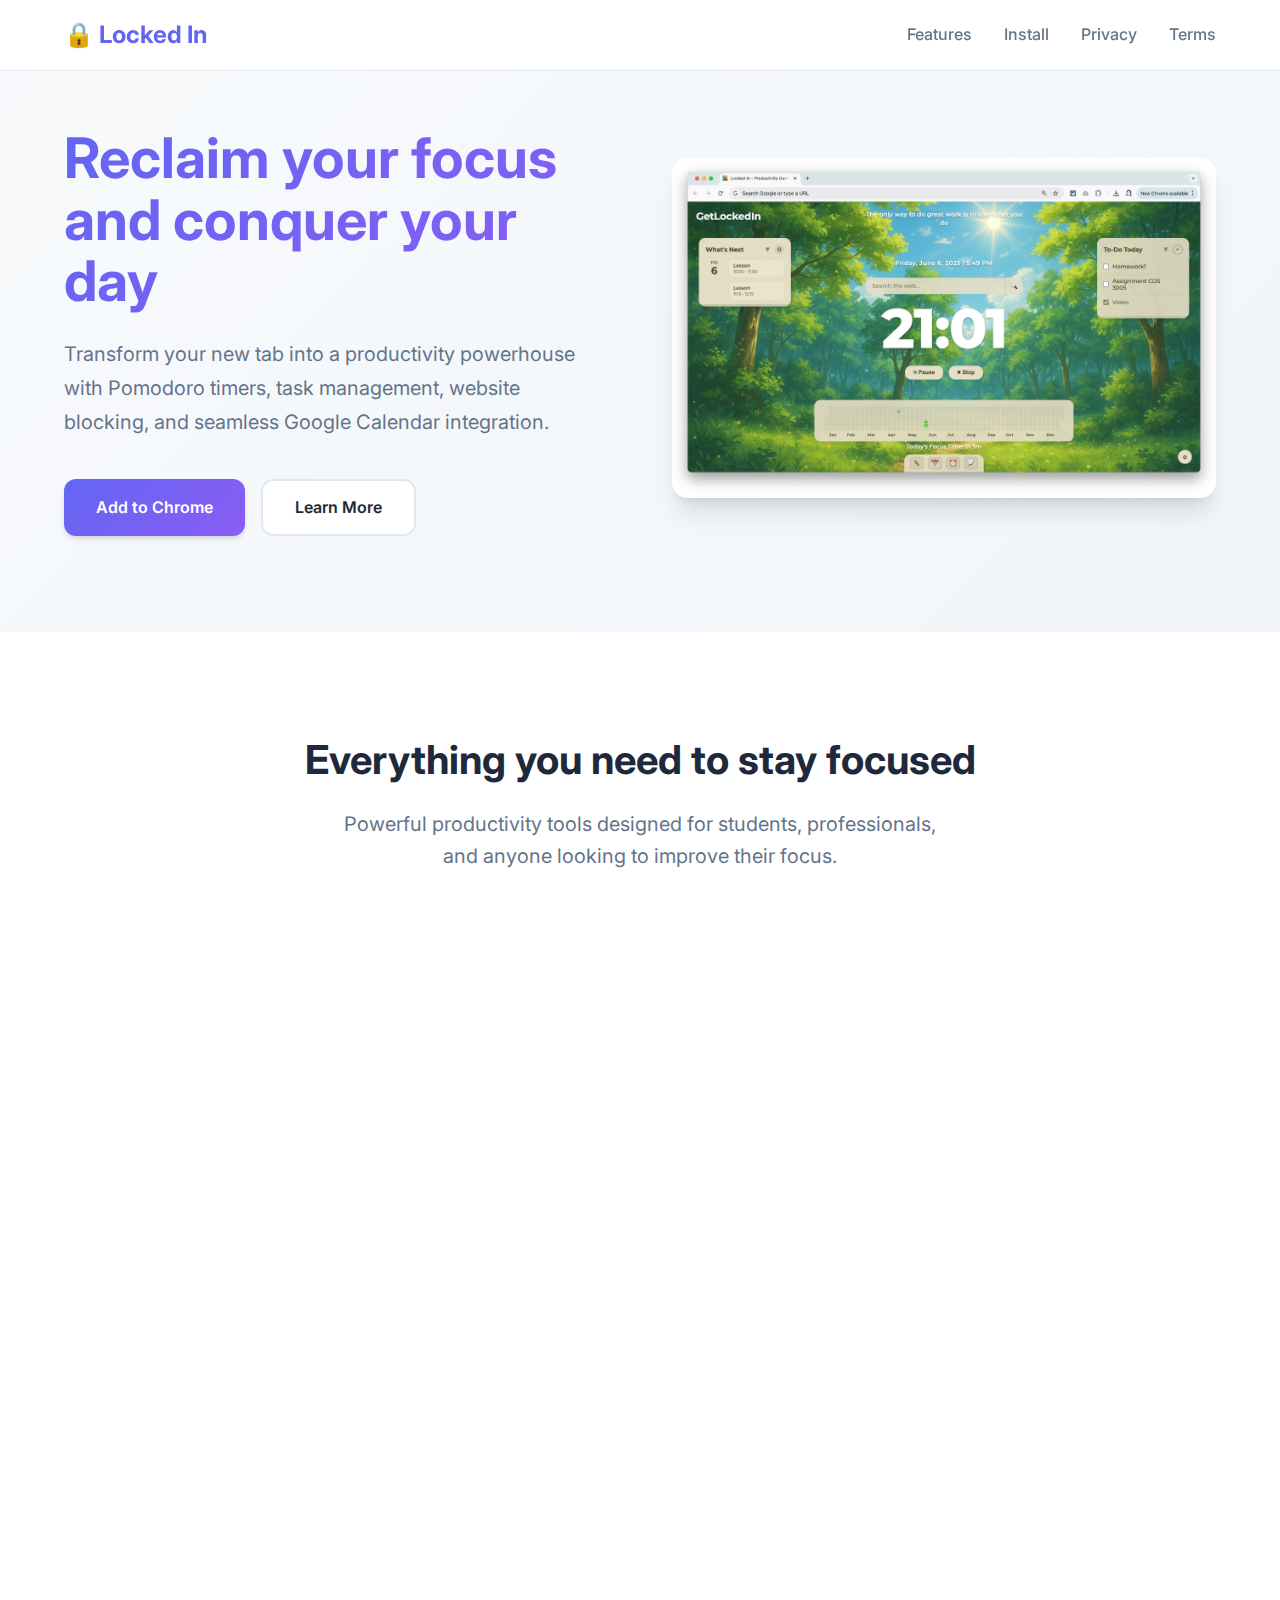
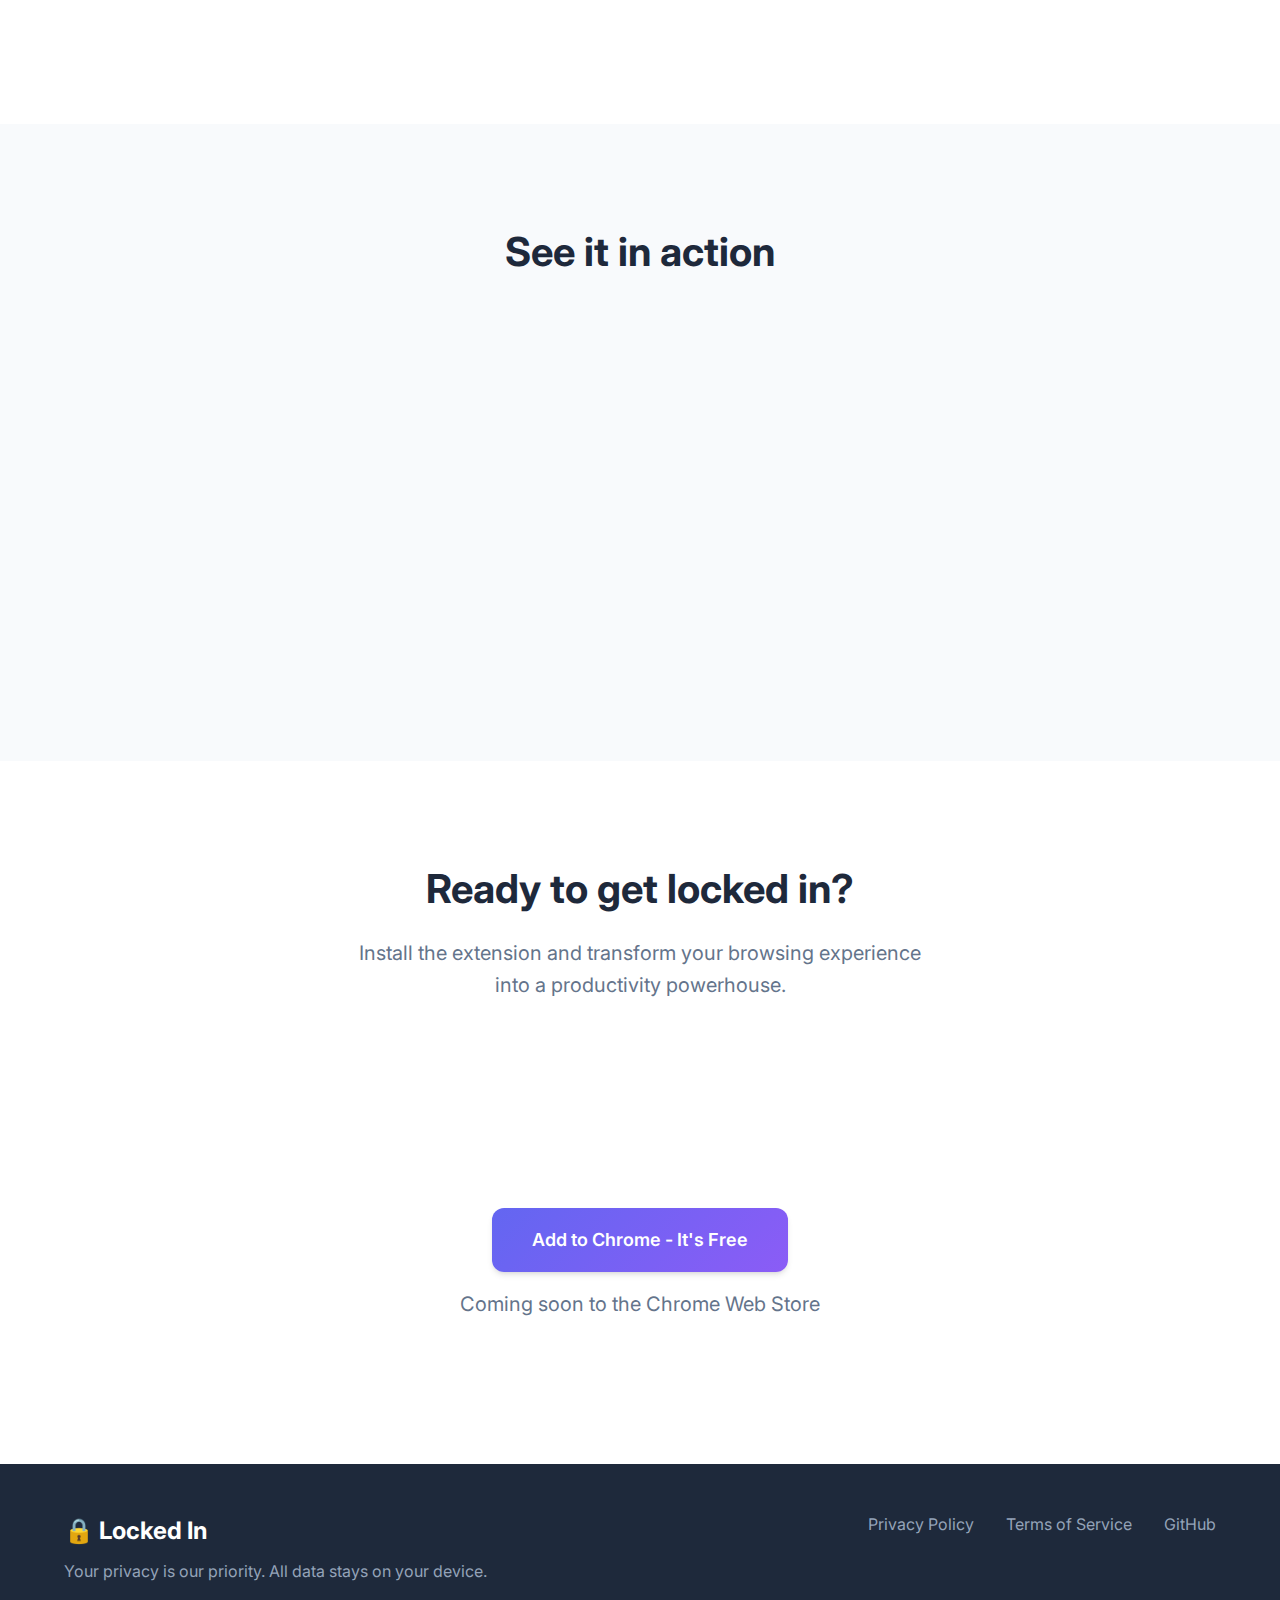
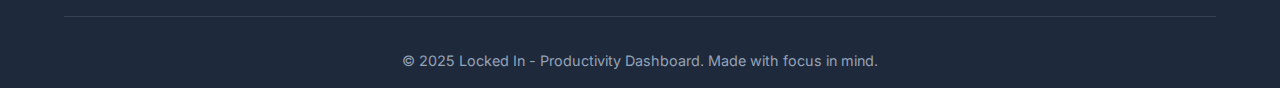
<file: index.html>
<!DOCTYPE html>
<html lang="en">
<head>
    <meta charset="UTF-8">
    <meta name="viewport" content="width=device-width, initial-scale=1.0">
    <title>Locked In - Productivity Dashboard</title>
    <meta name="description" content="Reclaim your focus and conquer your day with Locked In - the ultimate productivity Chrome extension featuring Pomodoro timer, to-do lists, website blocker, and Google Calendar integration.">
    <link rel="preconnect" href="https://fonts.googleapis.com">
    <link rel="preconnect" href="https://fonts.gstatic.com" crossorigin>
    <link href="https://fonts.googleapis.com/css2?family=Inter:wght@300;400;500;600;700&display=swap" rel="stylesheet">
    <link rel="stylesheet" href="styles.css">
</head>
<body>
    <nav class="navbar">
        <div class="nav-container">
            <div class="nav-logo">
                <h2>🔒 Locked In</h2>
            </div>
            <div class="nav-menu">
                <a href="#features" class="nav-link">Features</a>
                <a href="#install" class="nav-link">Install</a>
                <a href="privacy.html" class="nav-link">Privacy</a>
                <a href="terms.html" class="nav-link">Terms</a>
            </div>
        </div>
    </nav>

    <main>
        <section class="hero">
            <div class="container">
                <div class="hero-content">
                    <h1 class="hero-title">Reclaim your focus and conquer your day</h1>
                    <p class="hero-subtitle">Transform your new tab into a productivity powerhouse with Pomodoro timers, task management, website blocking, and seamless Google Calendar integration.</p>
                    <div class="hero-buttons">
                        <a href="#install" class="btn btn-primary">Add to Chrome</a>
                        <a href="#features" class="btn btn-secondary">Learn More</a>
                    </div>
                </div>
                <div class="hero-image">
                    <img src="screenshots/1.png" alt="Locked In Dashboard" class="dashboard-screenshot">
                </div>
            </div>
        </section>

        <section id="features" class="features">
            <div class="container">
                <div class="section-header">
                    <h2>Everything you need to stay focused</h2>
                    <p>Powerful productivity tools designed for students, professionals, and anyone looking to improve their focus.</p>
                </div>
                
                <div class="features-grid">
                    <div class="feature-card">
                        <div class="feature-icon">⏱️</div>
                        <h3>Pomodoro Timer</h3>
                        <p>Break your work into focused 25-minute intervals with built-in break reminders to maintain peak productivity.</p>
                    </div>
                    
                    <div class="feature-card">
                        <div class="feature-icon">✅</div>
                        <h3>Smart To-Do Lists</h3>
                        <p>Keep track of your tasks and manage priorities directly from your new tab page with intuitive task management.</p>
                    </div>
                    
                    <div class="feature-card">
                        <div class="feature-icon">🚫</div>
                        <h3>Website Blocker</h3>
                        <p>Block distracting websites during focus sessions to eliminate temptations and stay on track with your goals.</p>
                    </div>
                    
                    <div class="feature-card">
                        <div class="feature-icon">📊</div>
                        <h3>Activity Tracker</h3>
                        <p>Visualize your productivity with a GitHub-style contribution graph that tracks your completed Pomodoro sessions.</p>
                    </div>
                    
                    <div class="feature-card">
                        <div class="feature-icon">📅</div>
                        <h3>Google Calendar Widget</h3>
                        <p>See your upcoming events at a glance with seamless Google Calendar integration - no data ever leaves your device.</p>
                    </div>
                    
                    <div class="feature-card">
                        <div class="feature-icon">🎯</div>
                        <h3>Focus Mode</h3>
                        <p>Enter distraction-free focus sessions with website blocking and visual cues to keep you locked in on your tasks.</p>
                    </div>
                </div>
            </div>
        </section>

        <section class="screenshots">
            <div class="container">
                <div class="section-header">
                    <h2>See it in action</h2>
                </div>
                <div class="screenshots-grid">
                    <div class="screenshot-item">
                        <img src="screenshots/2.png" alt="Pomodoro Timer" loading="lazy">
                        <h4>Pomodoro Timer</h4>
                        <p>Stay focused with timed work sessions</p>
                    </div>
                    <div class="screenshot-item">
                        <img src="screenshots/4.png" alt="Website Blocker" loading="lazy">
                        <h4>Website Blocker</h4>
                        <p>Block distracting sites during focus time</p>
                    </div>
                    <div class="screenshot-item">
                        <img src="screenshots/3.png" alt="Calendar Integration" loading="lazy">
                        <h4>Calendar Integration</h4>
                        <p>Your schedule at a glance</p>
                    </div>
                </div>
            </div>
        </section>

        <section id="install" class="install">
            <div class="container">
                <div class="install-content">
                    <h2>Ready to get locked in?</h2>
                    <p>Install the extension and transform your browsing experience into a productivity powerhouse.</p>
                    <div class="install-steps">
                        <div class="step">
                            <span class="step-number">1</span>
                            <p>Click "Add to Chrome" below</p>
                        </div>
                        <div class="step">
                            <span class="step-number">2</span>
                            <p>Grant calendar permissions (optional)</p>
                        </div>
                        <div class="step">
                            <span class="step-number">3</span>
                            <p>Open a new tab and start being productive</p>
                        </div>
                    </div>
                    <a href="#" class="btn btn-primary btn-large">Add to Chrome - It's Free</a>
                    <p class="install-note">Coming soon to the Chrome Web Store</p>
                </div>
            </div>
        </section>
    </main>

    <footer class="footer">
        <div class="container">
            <div class="footer-content">
                <div class="footer-left">
                    <h3>🔒 Locked In</h3>
                    <p>Your privacy is our priority. All data stays on your device.</p>
                </div>
                <div class="footer-right">
                    <div class="footer-links">
                        <a href="privacy.html">Privacy Policy</a>
                        <a href="terms.html">Terms of Service</a>
                        <a href="https://github.com/kametayturar/locked-in-docs" target="_blank">GitHub</a>
                    </div>
                </div>
            </div>
            <div class="footer-bottom">
                <p>&copy; 2025 Locked In - Productivity Dashboard. Made with focus in mind.</p>
            </div>
        </div>
    </footer>

    <script src="script.js"></script>
</body>
</html>
</file>
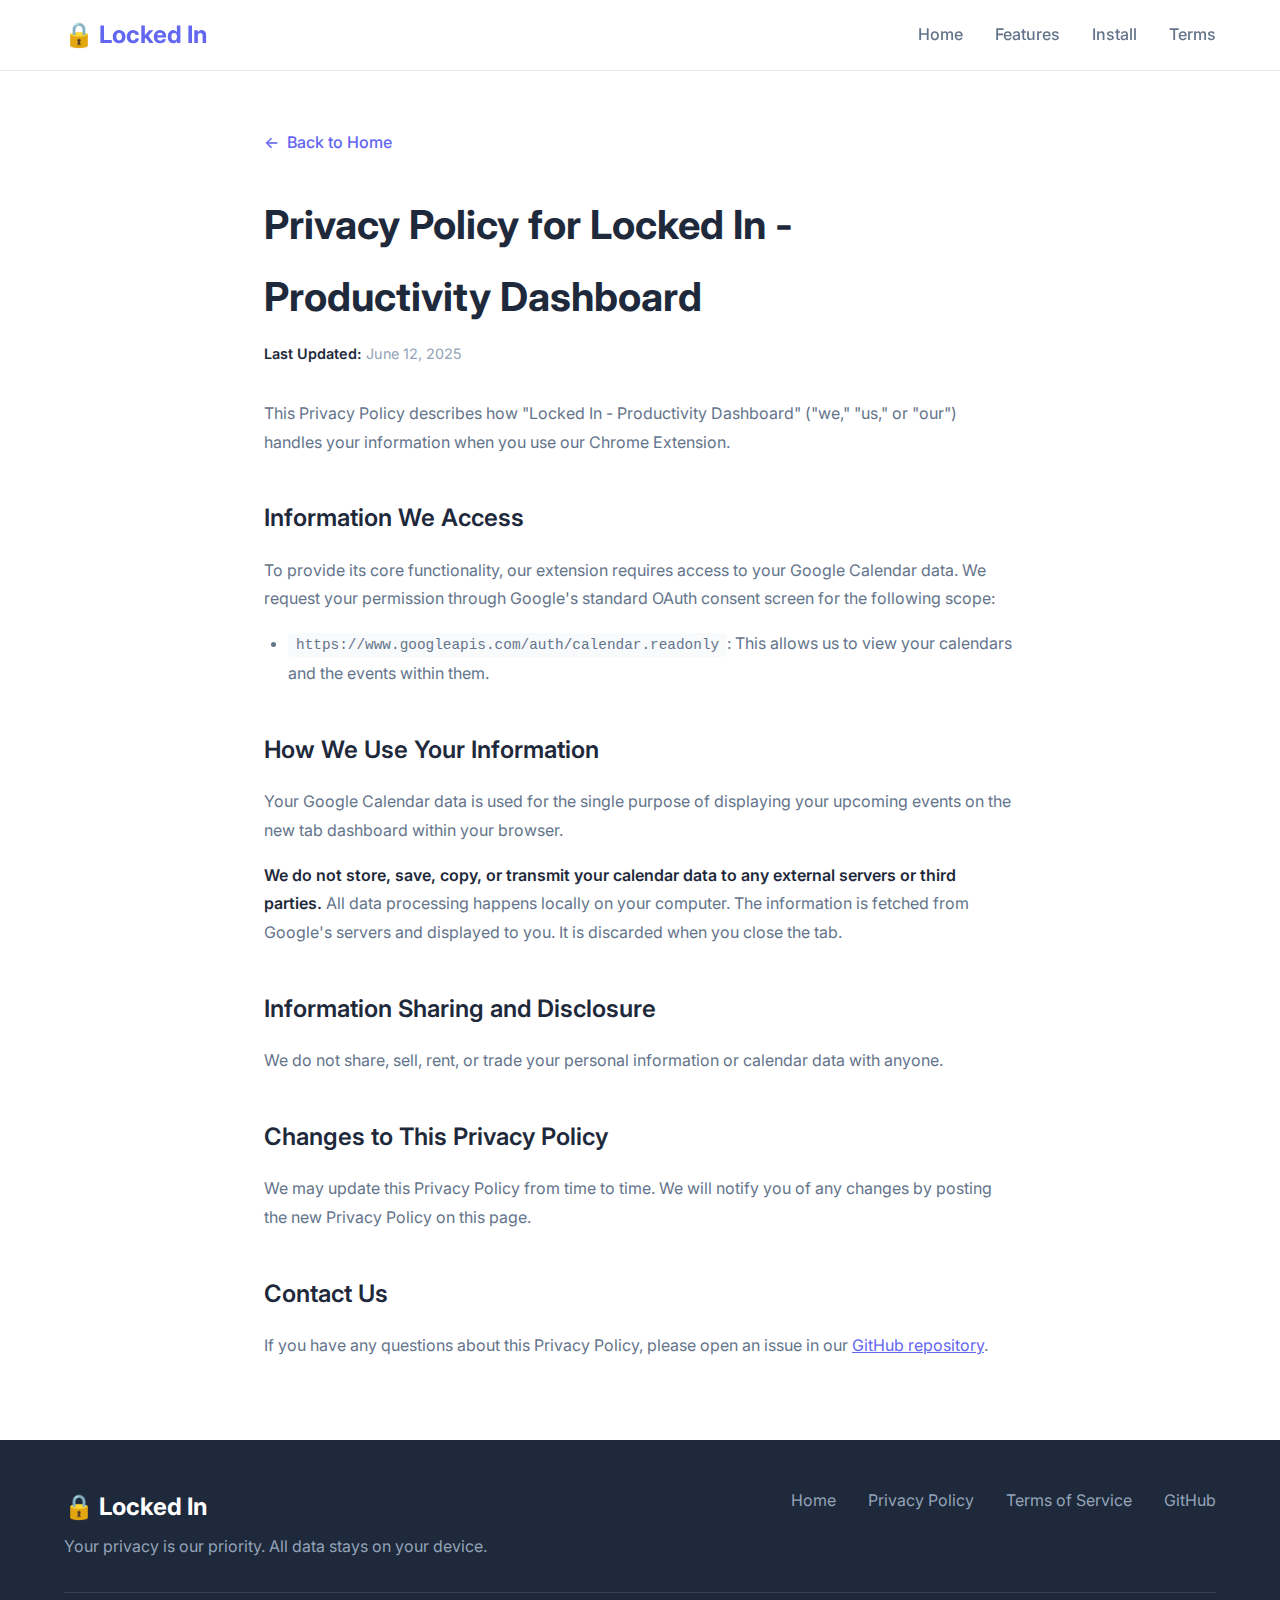
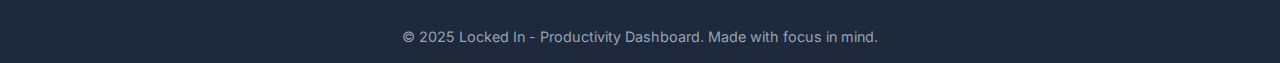
<file: privacy.html>
<!DOCTYPE html>
<html lang="en">
<head>
    <meta charset="UTF-8">
    <meta name="viewport" content="width=device-width, initial-scale=1.0">
    <title>Privacy Policy - Locked In Productivity Dashboard</title>
    <meta name="description" content="Privacy Policy for Locked In - Productivity Dashboard Chrome Extension. Learn how we protect your privacy and handle your data.">
    <link rel="preconnect" href="https://fonts.googleapis.com">
    <link rel="preconnect" href="https://fonts.gstatic.com" crossorigin>
    <link href="https://fonts.googleapis.com/css2?family=Inter:wght@300;400;500;600;700&display=swap" rel="stylesheet">
    <link rel="stylesheet" href="styles.css">
    <style>
        .policy-content {
            max-width: 800px;
            margin: 0 auto;
            padding: 8rem 1.5rem 4rem;
            line-height: 1.8;
        }
        
        .policy-content h1 {
            font-size: 2.5rem;
            font-weight: 700;
            margin-bottom: 0.5rem;
            color: var(--text-primary);
        }
        
        .policy-content .last-updated {
            color: var(--text-muted);
            margin-bottom: 2rem;
            font-size: 0.9rem;
        }
        
        .policy-content h3 {
            font-size: 1.5rem;
            font-weight: 600;
            margin: 2.5rem 0 1rem;
            color: var(--text-primary);
        }
        
        .policy-content p, .policy-content li {
            color: var(--text-secondary);
            margin-bottom: 1rem;
        }
        
        .policy-content ul {
            margin: 1rem 0;
            padding-left: 1.5rem;
        }
        
        .policy-content li {
            margin-bottom: 0.5rem;
        }
        
        .policy-content code {
            background: var(--secondary-color);
            padding: 0.25rem 0.5rem;
            border-radius: 0.25rem;
            font-family: 'SF Mono', Monaco, monospace;
            font-size: 0.9em;
        }
        
        .policy-content strong {
            color: var(--text-primary);
            font-weight: 600;
        }
        
        .back-link {
            display: inline-flex;
            align-items: center;
            margin-bottom: 2rem;
            color: var(--primary-color);
            text-decoration: none;
            font-weight: 500;
            transition: opacity 0.3s ease;
        }
        
        .back-link:hover {
            opacity: 0.8;
        }
        
        .back-link::before {
            content: '←';
            margin-right: 0.5rem;
        }
    </style>
</head>
<body>
    <nav class="navbar">
        <div class="nav-container">
            <div class="nav-logo">
                <h2>🔒 Locked In</h2>
            </div>
            <div class="nav-menu">
                <a href="index.html" class="nav-link">Home</a>
                <a href="index.html#features" class="nav-link">Features</a>
                <a href="index.html#install" class="nav-link">Install</a>
                <a href="terms.html" class="nav-link">Terms</a>
            </div>
        </div>
    </nav>

    <main class="policy-content">
        <a href="index.html" class="back-link">Back to Home</a>
        
        <h1>Privacy Policy for Locked In - Productivity Dashboard</h1>
        <p class="last-updated"><strong>Last Updated:</strong> June 12, 2025</p>

        <p>This Privacy Policy describes how "Locked In - Productivity Dashboard" ("we," "us," or "our") handles your information when you use our Chrome Extension.</p>

        <h3>Information We Access</h3>
        <p>To provide its core functionality, our extension requires access to your Google Calendar data. We request your permission through Google's standard OAuth consent screen for the following scope:</p>
        <ul>
            <li><code>https://www.googleapis.com/auth/calendar.readonly</code>: This allows us to view your calendars and the events within them.</li>
        </ul>

        <h3>How We Use Your Information</h3>
        <p>Your Google Calendar data is used for the single purpose of displaying your upcoming events on the new tab dashboard within your browser.</p>
        <p><strong>We do not store, save, copy, or transmit your calendar data to any external servers or third parties.</strong> All data processing happens locally on your computer. The information is fetched from Google's servers and displayed to you. It is discarded when you close the tab.</p>

        <h3>Information Sharing and Disclosure</h3>
        <p>We do not share, sell, rent, or trade your personal information or calendar data with anyone.</p>

        <h3>Changes to This Privacy Policy</h3>
        <p>We may update this Privacy Policy from time to time. We will notify you of any changes by posting the new Privacy Policy on this page.</p>

        <h3>Contact Us</h3>
        <p>If you have any questions about this Privacy Policy, please open an issue in our <a href="https://github.com/kametayturar/locked-in-docs" target="_blank" style="color: var(--primary-color);">GitHub repository</a>.</p>
    </main>

    <footer class="footer">
        <div class="container">
            <div class="footer-content">
                <div class="footer-left">
                    <h3>🔒 Locked In</h3>
                    <p>Your privacy is our priority. All data stays on your device.</p>
                </div>
                <div class="footer-right">
                    <div class="footer-links">
                        <a href="index.html">Home</a>
                        <a href="privacy.html">Privacy Policy</a>
                        <a href="terms.html">Terms of Service</a>
                        <a href="https://github.com/kametayturar/locked-in-docs" target="_blank">GitHub</a>
                    </div>
                </div>
            </div>
            <div class="footer-bottom">
                <p>&copy; 2025 Locked In - Productivity Dashboard. Made with focus in mind.</p>
            </div>
        </div>
    </footer>
</body>
</html>
</file>
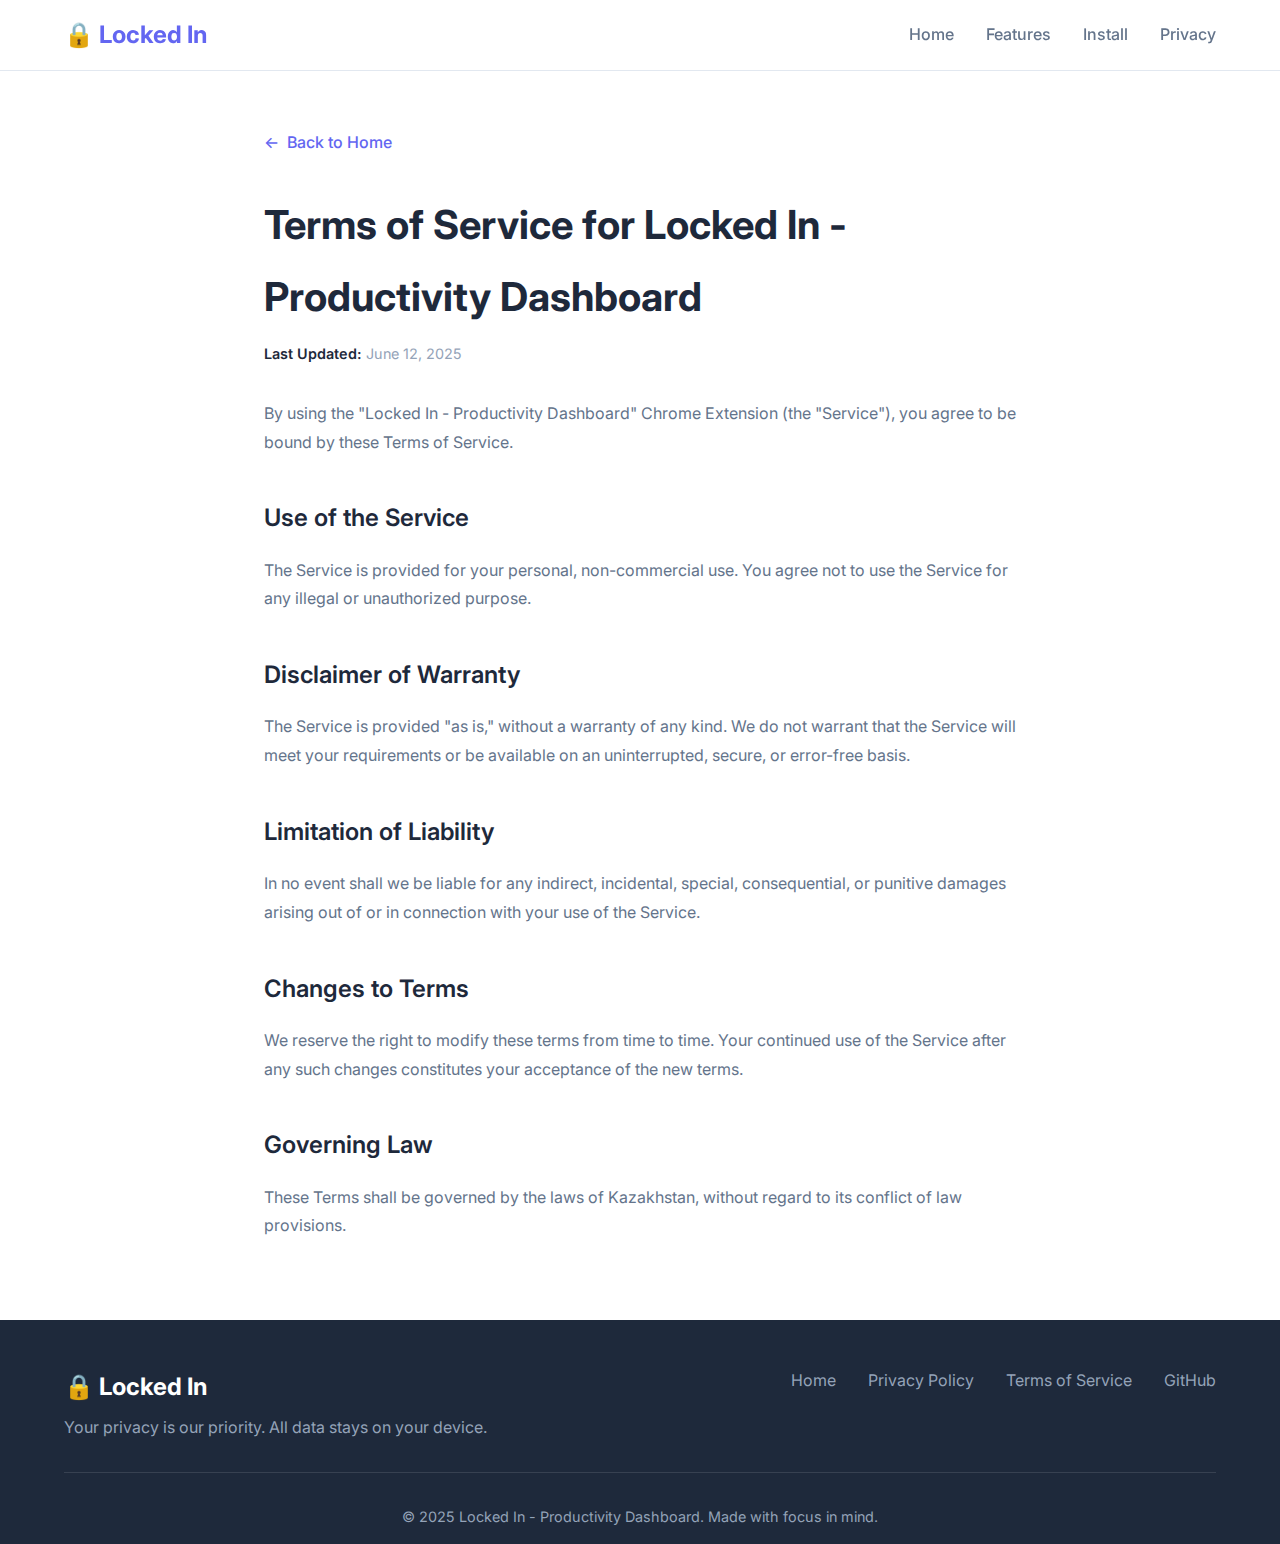
<file: terms.html>
<!DOCTYPE html>
<html lang="en">
<head>
    <meta charset="UTF-8">
    <meta name="viewport" content="width=device-width, initial-scale=1.0">
    <title>Terms of Service - Locked In Productivity Dashboard</title>
    <meta name="description" content="Terms of Service for Locked In - Productivity Dashboard Chrome Extension. Learn about the terms governing your use of our extension.">
    <link rel="preconnect" href="https://fonts.googleapis.com">
    <link rel="preconnect" href="https://fonts.gstatic.com" crossorigin>
    <link href="https://fonts.googleapis.com/css2?family=Inter:wght@300;400;500;600;700&display=swap" rel="stylesheet">
    <link rel="stylesheet" href="styles.css">
    <style>
        .policy-content {
            max-width: 800px;
            margin: 0 auto;
            padding: 8rem 1.5rem 4rem;
            line-height: 1.8;
        }
        
        .policy-content h1 {
            font-size: 2.5rem;
            font-weight: 700;
            margin-bottom: 0.5rem;
            color: var(--text-primary);
        }
        
        .policy-content .last-updated {
            color: var(--text-muted);
            margin-bottom: 2rem;
            font-size: 0.9rem;
        }
        
        .policy-content h3 {
            font-size: 1.5rem;
            font-weight: 600;
            margin: 2.5rem 0 1rem;
            color: var(--text-primary);
        }
        
        .policy-content p, .policy-content li {
            color: var(--text-secondary);
            margin-bottom: 1rem;
        }
        
        .policy-content ul {
            margin: 1rem 0;
            padding-left: 1.5rem;
        }
        
        .policy-content li {
            margin-bottom: 0.5rem;
        }
        
        .policy-content code {
            background: var(--secondary-color);
            padding: 0.25rem 0.5rem;
            border-radius: 0.25rem;
            font-family: 'SF Mono', Monaco, monospace;
            font-size: 0.9em;
        }
        
        .policy-content strong {
            color: var(--text-primary);
            font-weight: 600;
        }
        
        .back-link {
            display: inline-flex;
            align-items: center;
            margin-bottom: 2rem;
            color: var(--primary-color);
            text-decoration: none;
            font-weight: 500;
            transition: opacity 0.3s ease;
        }
        
        .back-link:hover {
            opacity: 0.8;
        }
        
        .back-link::before {
            content: '←';
            margin-right: 0.5rem;
        }
    </style>
</head>
<body>
    <nav class="navbar">
        <div class="nav-container">
            <div class="nav-logo">
                <h2>🔒 Locked In</h2>
            </div>
            <div class="nav-menu">
                <a href="index.html" class="nav-link">Home</a>
                <a href="index.html#features" class="nav-link">Features</a>
                <a href="index.html#install" class="nav-link">Install</a>
                <a href="privacy.html" class="nav-link">Privacy</a>
            </div>
        </div>
    </nav>

    <main class="policy-content">
        <a href="index.html" class="back-link">Back to Home</a>
        
        <h1>Terms of Service for Locked In - Productivity Dashboard</h1>
        <p class="last-updated"><strong>Last Updated:</strong> June 12, 2025</p>

        <p>By using the "Locked In - Productivity Dashboard" Chrome Extension (the "Service"), you agree to be bound by these Terms of Service.</p>

        <h3>Use of the Service</h3>
        <p>The Service is provided for your personal, non-commercial use. You agree not to use the Service for any illegal or unauthorized purpose.</p>

        <h3>Disclaimer of Warranty</h3>
        <p>The Service is provided "as is," without a warranty of any kind. We do not warrant that the Service will meet your requirements or be available on an uninterrupted, secure, or error-free basis.</p>

        <h3>Limitation of Liability</h3>
        <p>In no event shall we be liable for any indirect, incidental, special, consequential, or punitive damages arising out of or in connection with your use of the Service.</p>

        <h3>Changes to Terms</h3>
        <p>We reserve the right to modify these terms from time to time. Your continued use of the Service after any such changes constitutes your acceptance of the new terms.</p>

        <h3>Governing Law</h3>
        <p>These Terms shall be governed by the laws of Kazakhstan, without regard to its conflict of law provisions.</p>
    </main>

    <footer class="footer">
        <div class="container">
            <div class="footer-content">
                <div class="footer-left">
                    <h3>🔒 Locked In</h3>
                    <p>Your privacy is our priority. All data stays on your device.</p>
                </div>
                <div class="footer-right">
                    <div class="footer-links">
                        <a href="index.html">Home</a>
                        <a href="privacy.html">Privacy Policy</a>
                        <a href="terms.html">Terms of Service</a>
                        <a href="https://github.com/kametayturar/locked-in-docs" target="_blank">GitHub</a>
                    </div>
                </div>
            </div>
            <div class="footer-bottom">
                <p>&copy; 2025 Locked In - Productivity Dashboard. Made with focus in mind.</p>
            </div>
        </div>
    </footer>
</body>
</html>
</file>
<file: styles.css>
:root {
    --primary-color: #6366f1;
    --primary-dark: #4f46e5;
    --secondary-color: #f8fafc;
    --text-primary: #1e293b;
    --text-secondary: #64748b;
    --text-muted: #94a3b8;
    --border-color: #e2e8f0;
    --white: #ffffff;
    --gradient: linear-gradient(135deg, #6366f1 0%, #8b5cf6 100%);
    --shadow-sm: 0 1px 2px 0 rgb(0 0 0 / 0.05);
    --shadow-md: 0 4px 6px -1px rgb(0 0 0 / 0.1), 0 2px 4px -2px rgb(0 0 0 / 0.1);
    --shadow-lg: 0 10px 15px -3px rgb(0 0 0 / 0.1), 0 4px 6px -4px rgb(0 0 0 / 0.1);
    --shadow-xl: 0 20px 25px -5px rgb(0 0 0 / 0.1), 0 8px 10px -6px rgb(0 0 0 / 0.1);
}

* {
    margin: 0;
    padding: 0;
    box-sizing: border-box;
}

body {
    font-family: 'Inter', -apple-system, BlinkMacSystemFont, 'Segoe UI', sans-serif;
    line-height: 1.6;
    color: var(--text-primary);
    background-color: var(--white);
}

.container {
    max-width: 1200px;
    margin: 0 auto;
    padding: 0 1.5rem;
}

/* Navigation */
.navbar {
    position: fixed;
    top: 0;
    width: 100%;
    background: rgba(255, 255, 255, 0.95);
    backdrop-filter: blur(10px);
    border-bottom: 1px solid var(--border-color);
    z-index: 1000;
    transition: all 0.3s ease;
}

.nav-container {
    max-width: 1200px;
    margin: 0 auto;
    padding: 1rem 1.5rem;
    display: flex;
    justify-content: space-between;
    align-items: center;
}

.nav-logo h2 {
    font-size: 1.5rem;
    font-weight: 700;
    color: var(--primary-color);
    margin: 0;
}

.nav-menu {
    display: flex;
    gap: 2rem;
}

.nav-link {
    text-decoration: none;
    color: var(--text-secondary);
    font-weight: 500;
    transition: color 0.3s ease;
    position: relative;
}

.nav-link:hover {
    color: var(--primary-color);
}

.nav-link::after {
    content: '';
    position: absolute;
    width: 0;
    height: 2px;
    bottom: -4px;
    left: 0;
    background: var(--gradient);
    transition: width 0.3s ease;
}

.nav-link:hover::after {
    width: 100%;
}

/* Hero Section */
.hero {
    padding: 8rem 0 6rem;
    background: linear-gradient(135deg, #f8fafc 0%, #f1f5f9 100%);
}

.hero .container {
    display: grid;
    grid-template-columns: 1fr 1fr;
    gap: 4rem;
    align-items: center;
}

.hero-title {
    font-size: 3.5rem;
    font-weight: 700;
    line-height: 1.1;
    margin-bottom: 1.5rem;
    background: var(--gradient);
    -webkit-background-clip: text;
    -webkit-text-fill-color: transparent;
    background-clip: text;
}

.hero-subtitle {
    font-size: 1.25rem;
    color: var(--text-secondary);
    margin-bottom: 2.5rem;
    line-height: 1.7;
}

.hero-buttons {
    display: flex;
    gap: 1rem;
}

.btn {
    display: inline-flex;
    align-items: center;
    padding: 0.875rem 2rem;
    border-radius: 0.75rem;
    font-weight: 600;
    text-decoration: none;
    transition: all 0.3s ease;
    border: none;
    cursor: pointer;
    font-size: 1rem;
}

.btn-primary {
    background: var(--gradient);
    color: var(--white);
    box-shadow: var(--shadow-md);
}

.btn-primary:hover {
    transform: translateY(-2px);
    box-shadow: var(--shadow-lg);
}

.btn-secondary {
    background: var(--white);
    color: var(--text-primary);
    border: 2px solid var(--border-color);
}

.btn-secondary:hover {
    border-color: var(--primary-color);
    color: var(--primary-color);
}

.btn-large {
    padding: 1.125rem 2.5rem;
    font-size: 1.125rem;
}

.dashboard-screenshot {
    width: 100%;
    border-radius: 1rem;
    box-shadow: var(--shadow-xl);
    transition: transform 0.3s ease;
}

.dashboard-screenshot:hover {
    transform: scale(1.02);
}

/* Section Headers */
.section-header {
    text-align: center;
    margin-bottom: 4rem;
}

.section-header h2 {
    font-size: 2.5rem;
    font-weight: 700;
    margin-bottom: 1rem;
    color: var(--text-primary);
}

.section-header p {
    font-size: 1.25rem;
    color: var(--text-secondary);
    max-width: 600px;
    margin: 0 auto;
}

/* Features Section */
.features {
    padding: 6rem 0;
    background: var(--white);
}

.features-grid {
    display: grid;
    grid-template-columns: repeat(auto-fit, minmax(350px, 1fr));
    gap: 2rem;
}

.feature-card {
    padding: 2rem;
    background: var(--white);
    border: 1px solid var(--border-color);
    border-radius: 1rem;
    transition: all 0.3s ease;
    text-align: center;
}

.feature-card:hover {
    transform: translateY(-4px);
    box-shadow: var(--shadow-lg);
    border-color: var(--primary-color);
}

.feature-icon {
    font-size: 3rem;
    margin-bottom: 1.5rem;
    display: block;
}

.feature-card h3 {
    font-size: 1.5rem;
    font-weight: 600;
    margin-bottom: 1rem;
    color: var(--text-primary);
}

.feature-card p {
    color: var(--text-secondary);
    line-height: 1.7;
}

/* Screenshots Section */
.screenshots {
    padding: 6rem 0;
    background: var(--secondary-color);
}

.screenshots-grid {
    display: grid;
    grid-template-columns: repeat(auto-fit, minmax(300px, 1fr));
    gap: 3rem;
}

.screenshot-item {
    text-align: center;
}

.screenshot-item img {
    width: 100%;
    border-radius: 0.75rem;
    box-shadow: var(--shadow-lg);
    margin-bottom: 1.5rem;
    transition: transform 0.3s ease;
}

.screenshot-item img:hover {
    transform: scale(1.05);
}

.screenshot-item h4 {
    font-size: 1.25rem;
    font-weight: 600;
    margin-bottom: 0.5rem;
    color: var(--text-primary);
}

.screenshot-item p {
    color: var(--text-secondary);
}

/* Install Section */
.install {
    padding: 6rem 0;
    background: var(--white);
}

.install-content {
    text-align: center;
    max-width: 600px;
    margin: 0 auto;
}

.install-content h2 {
    font-size: 2.5rem;
    font-weight: 700;
    margin-bottom: 1rem;
    color: var(--text-primary);
}

.install-content > p {
    font-size: 1.25rem;
    color: var(--text-secondary);
    margin-bottom: 3rem;
}

.install-steps {
    display: flex;
    gap: 2rem;
    margin-bottom: 3rem;
    justify-content: center;
}

.step {
    text-align: center;
    flex: 1;
    max-width: 150px;
}

.step-number {
    display: inline-flex;
    align-items: center;
    justify-content: center;
    width: 3rem;
    height: 3rem;
    background: var(--gradient);
    color: var(--white);
    border-radius: 50%;
    font-weight: 700;
    margin-bottom: 1rem;
}

.step p {
    color: var(--text-secondary);
    font-size: 0.9rem;
}

.install-note {
    margin-top: 1rem;
    color: var(--text-muted);
    font-size: 0.9rem;
}

/* Footer */
.footer {
    background: var(--text-primary);
    color: var(--white);
    padding: 3rem 0 1rem;
}

.footer-content {
    display: flex;
    justify-content: space-between;
    align-items: start;
    margin-bottom: 2rem;
}

.footer-left h3 {
    font-size: 1.5rem;
    margin-bottom: 0.5rem;
}

.footer-left p {
    color: var(--text-muted);
}

.footer-links {
    display: flex;
    gap: 2rem;
}

.footer-links a {
    color: var(--text-muted);
    text-decoration: none;
    transition: color 0.3s ease;
}

.footer-links a:hover {
    color: var(--white);
}

.footer-bottom {
    padding-top: 2rem;
    border-top: 1px solid #374151;
    text-align: center;
}

.footer-bottom p {
    color: var(--text-muted);
    font-size: 0.9rem;
}

/* Responsive Design */
@media (max-width: 768px) {
    .nav-menu {
        display: none;
    }
    
    .hero .container {
        grid-template-columns: 1fr;
        gap: 2rem;
        text-align: center;
    }
    
    .hero-title {
        font-size: 2.5rem;
    }
    
    .hero-subtitle {
        font-size: 1.1rem;
    }
    
    .hero-buttons {
        justify-content: center;
        flex-wrap: wrap;
    }
    
    .features-grid {
        grid-template-columns: 1fr;
    }
    
    .screenshots-grid {
        grid-template-columns: 1fr;
    }
    
    .install-steps {
        flex-direction: column;
        align-items: center;
    }
    
    .footer-content {
        flex-direction: column;
        gap: 2rem;
        text-align: center;
    }
    
    .footer-links {
        justify-content: center;
    }
}

@media (max-width: 480px) {
    .container {
        padding: 0 1rem;
    }
    
    .hero {
        padding: 6rem 0 4rem;
    }
    
    .hero-title {
        font-size: 2rem;
    }
    
    .section-header h2 {
        font-size: 2rem;
    }
    
    .feature-card {
        padding: 1.5rem;
    }
}
</file>
